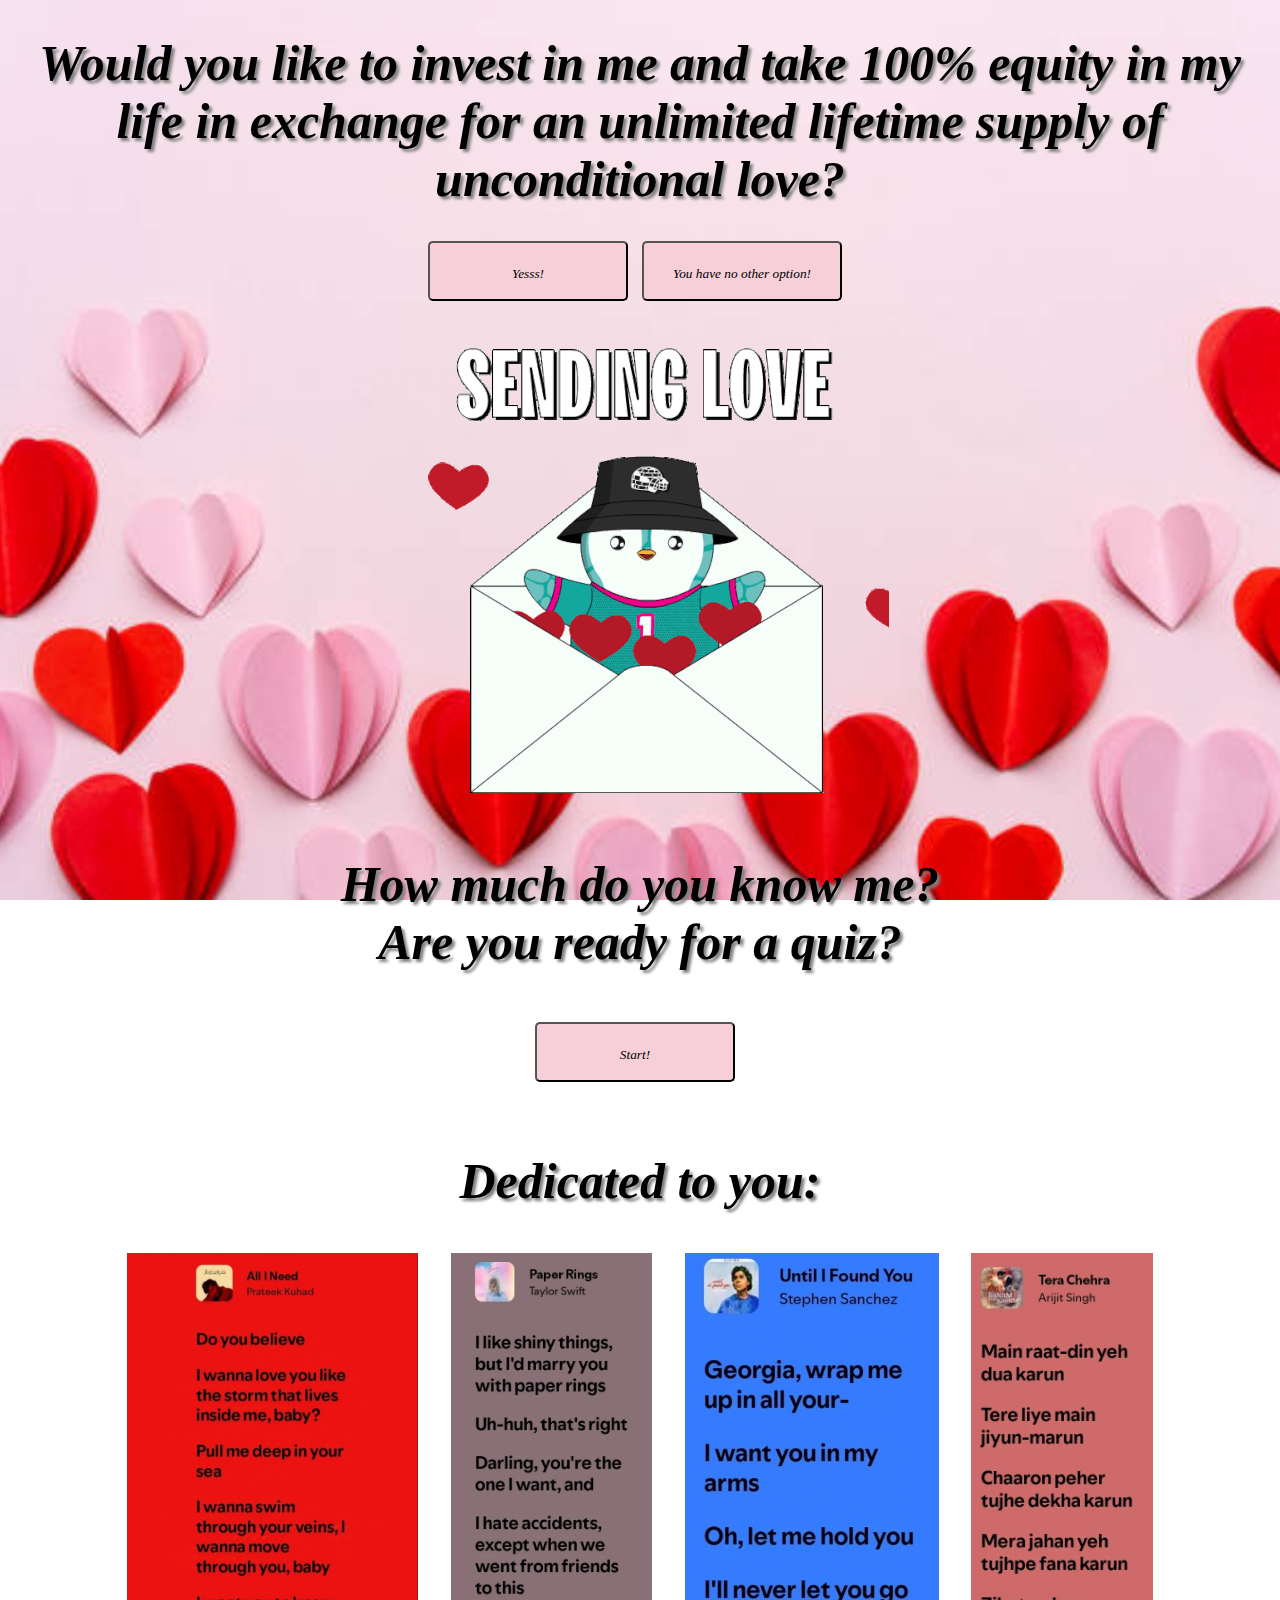
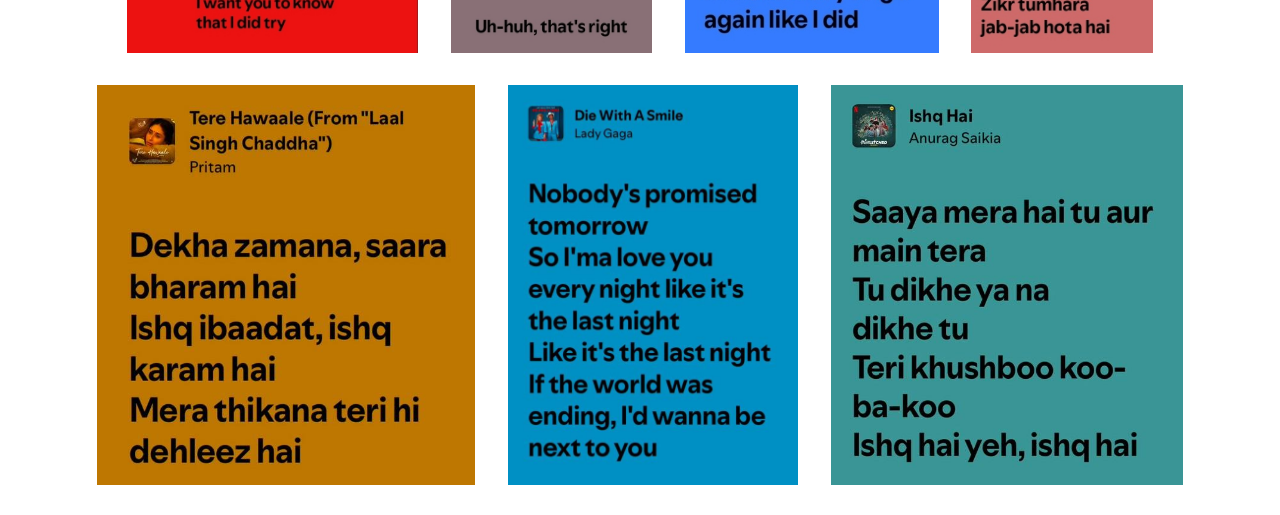
<file: index.html>
<!DOCTYPE html>
<html lang="en">
<head>
   <meta charset="UTF-8">
   <meta name="viewport" content="width=device-width, initial-scale=1.0">
   <title>Will you be my valentine?</title>
    
    <style>
        body {
            background-image: url(bg1.jpg);
            background-repeat: no-repeat;
            background-attachment: fixed;
            background-position: center;
            background-size: cover;
        }

        h1 {
            font-style: italic;
            font-size: 50px;
            text-align: center;
            text-shadow: 3px 3px 3px grey;
        }

        .button {
            background-color: #F7CFD8;
            font-style: italic;
            font-family: Georgia, 'Times New Roman', Times, serif;
            height: 60px;
            width: 200px;
            margin-right: 10px;
            border-radius: 5px;
            animation: yess 1s linear infinite;
            display: inline-block;
            text-align: center;
            line-height: 60px;
        }

        @keyframes yess {
            50% { transform: scale(0.8, 0.8); }
        }

        .button:hover {
            transition: all 0.3s ease-in;
            box-shadow: 5px 5px 5px grey;
        }

        .button a {
            text-decoration: none;
            color: black;
        }

        .button:hover {
            background-color: tomato;
        }

        .quiz h1 {
            text-align: center;
            font-size: 50px;
        }

        .image {
            text-align: center;
            margin-top: 30px;
            font-size: 50px;
        }

        .image img {
            padding: 10px;
            transition: transform 1s ease;
        }

        .image img:hover {
            transform: scale(1.1);
        }

        span {
            position: absolute;
            pointer-events: none;
            filter: drop-shadow(0 0 15px rgba(0, 0, 0, 0.5));
            animation: fade 1s linear infinite;
        }

        @keyframes fade {
            0%, 100% { opacity: 0; }
            20%, 80% { opacity: 1; }
        }

        span::before {
            content: '';
            position: absolute;
            width: 100%;
            height: 100%;
            background: url(heart.png);
            background-size: cover;
            animation: moveShape 1s linear infinite;
        }

        @keyframes moveShape {
            0% { transform: translate(0) rotate(0deg); }
            100% { transform: translate(300px) rotate(360deg); }
        }
    </style>
</head>
<body>
   <center>
      <h1>Would you like to invest in me and take 100% equity in my life in exchange for an unlimited lifetime supply of unconditional love?</h1>
      <button class="button"><a href="new.html">Yesss!</a></button>
      <button class="button"><a href="new.html">You have no other option!</a></button>
      <br><br>
      <a href="love letter 2.html"><img src="love-letter-letter.gif" alt="Love Letter"></a>

      <div class="quiz">
         <h1>How much do you know me? <br>Are you ready for a quiz?</h1><br>
         <button class="button"><a href="quiz1.html">Start!</a></button>
      </div>

      <br><br>
      <div class="image">
         <h1>Dedicated to you:</h1>
         <img src="IMG_20250209_160330.jpg" alt="Image 1" height="400px">
         <img src="IMG_20250209_160259.jpg" alt="Image 2" height="400px">
         <img src="IMG_20250209_160236.jpg" alt="Image 3" height="400px">
         <img src="IMG_20250209_160207.jpg" alt="Image 4" height="400px">
         <br>
         <img src="IMG_20250209_154610_986.jpg" alt="Image 5" height="400px">
         <img src="IMG_20250209_154600_307.jpg" alt="Image 6" height="400px">
         <img src="IMG_20250209_154554_320.jpg" alt="Image 7" height="400px">
      </div>
   </center>

   <script>
      document.addEventListener('mousemove', function(e) {
         let body = document.querySelector('body');
         let heart = document.createElement('span');
         let x = e.offsetX;
         let y = e.offsetY;
         heart.style.left = x + 'px';
         heart.style.top = y + 'px';

         let size = Math.random() * 80;
         heart.style.width = 20 + size + 'px';
         heart.style.height = 20 + size + 'px';

         let transformValue = Math.random() * 360;
         heart.style.transform = 'rotate(' + transformValue + 'deg)';

         body.appendChild(heart);
         setTimeout(function() {
            heart.remove();
         }, 1000);
      });
   </script>
</body>
</html>
</file>
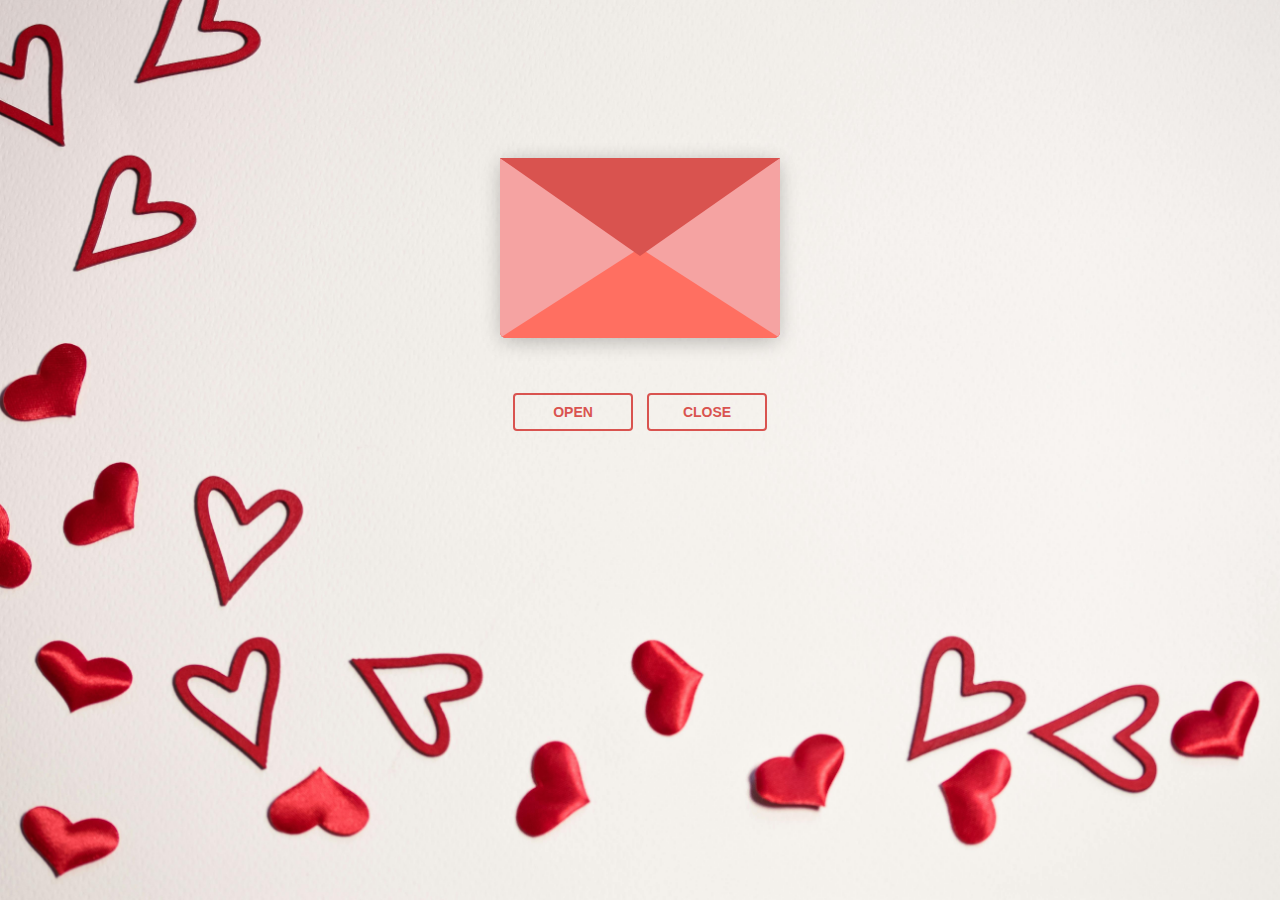
<file: love letter 2.html>
<!DOCTYPE html>
<html lang="en">
  <head>
    <meta charset="UTF-8" />
    <title>Love letter for crush</title>
    <link rel="preconnect" href="https://fonts.googleapis.com" />
    <link rel="preconnect" href="https://fonts.gstatic.com" crossorigin />
    <link
      href="https://fonts.googleapis.com/css2?family=Dancing+Script:wght@400..700&display=swap"
      rel="stylesheet" />
    <link rel="stylesheet" href="love letter 2.css" />
  </head>
  <body>
   
    <div class="envlope-wrapper">
      <div id="envelope" class="close">
        <div class="front flap"></div>
        <div class="front pocket"></div>
        <div class="letter">
          <div class="words line1">Dear Love</div>
          <div class="words line2">You are so beautiful </div>
          <div class="words line3"> that every time i see you </div>
          <div class="words line4">my world stops.</div>
         
        </div>
        <div class="hearts">
          <div class="heart a1"></div>
          <div class="heart a2"></div>
          <div class="heart a3"></div>
        </div>
      </div>
    </div>
    <div class="reset">
      <button id="open">Open</button>
      <button id="reset">Close</button>
    </div>

    <script src="https://cdnjs.cloudflare.com/ajax/libs/jquery/3.5.1/jquery.min.js"></script>
    <script src="love letter 2.js"></script>
  </body>
</html>
</file>
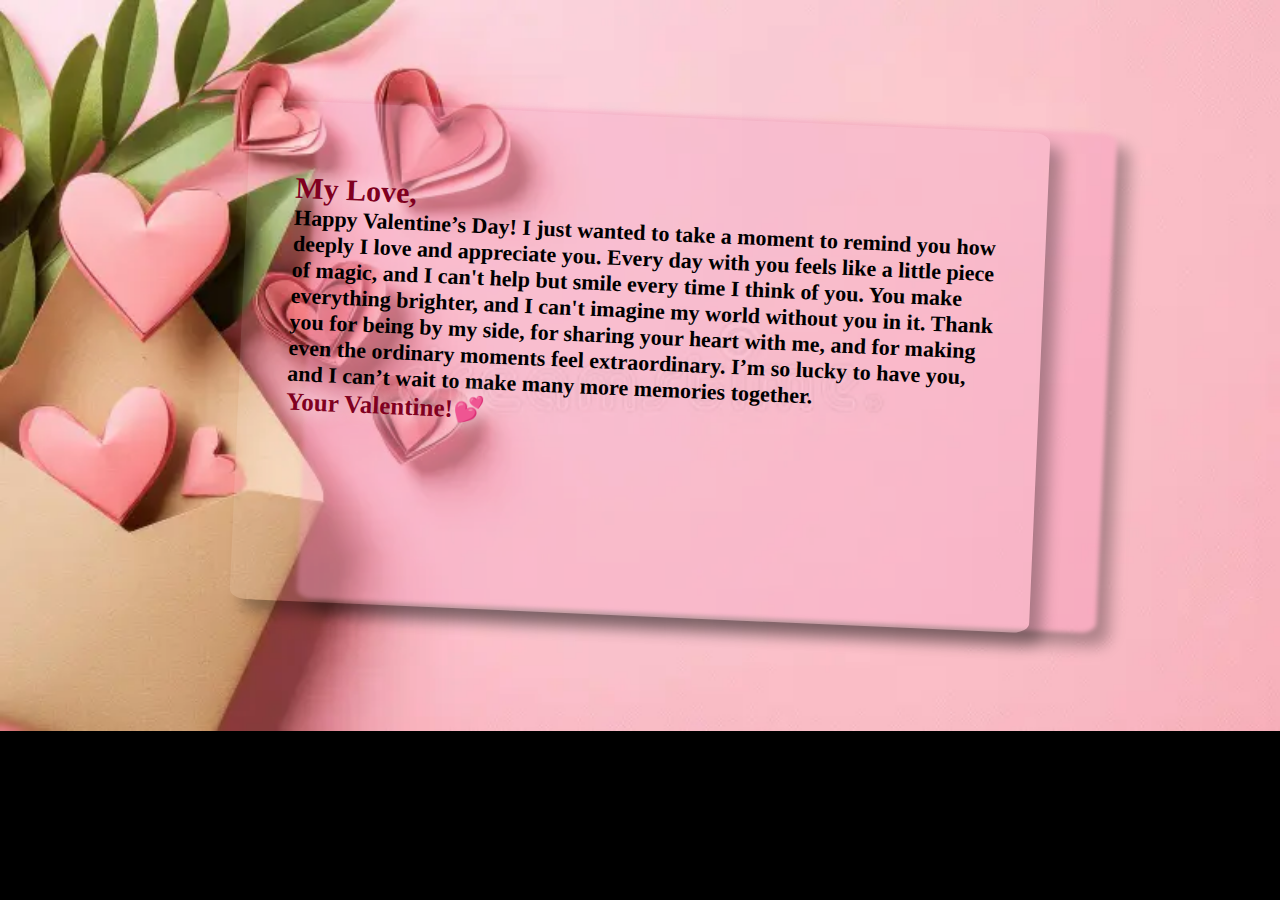
<file: new.html>
<!DOCTYPE html>
<html lang="en">
  <head>
    <meta charset="UTF-8" />
    <meta name="viewport" content="width=device-width, initial-scale=1.0" />
    <link rel="stylesheet" href="new.css" />
  </head>
  <body>
   <br><br><br> <br><br><br>
      <div class="postcard1"></div>
      <div class="postcard">
        <div class="letter"></div>
        <p>
          <span>My Love,</span>
          <br /><b>
          Happy Valentine’s Day! I just wanted to take a moment to remind you how deeply I love and appreciate you. Every day with you feels like a little piece of magic, and I can't help but smile every time I think of you. You make everything brighter, and I can't imagine my world without you in it.
          Thank you for being by my side, for sharing your heart with me, and for making even the ordinary moments feel extraordinary. I’m so lucky to have you, and I can’t wait to make many more memories together.
          <br /></b>
          <span class="ullu">
            Your Valentine!💕</span>
        </p>
        <div class="address">
         
        </div>
      </div>
    </div>
    </body>
</html>
</file>
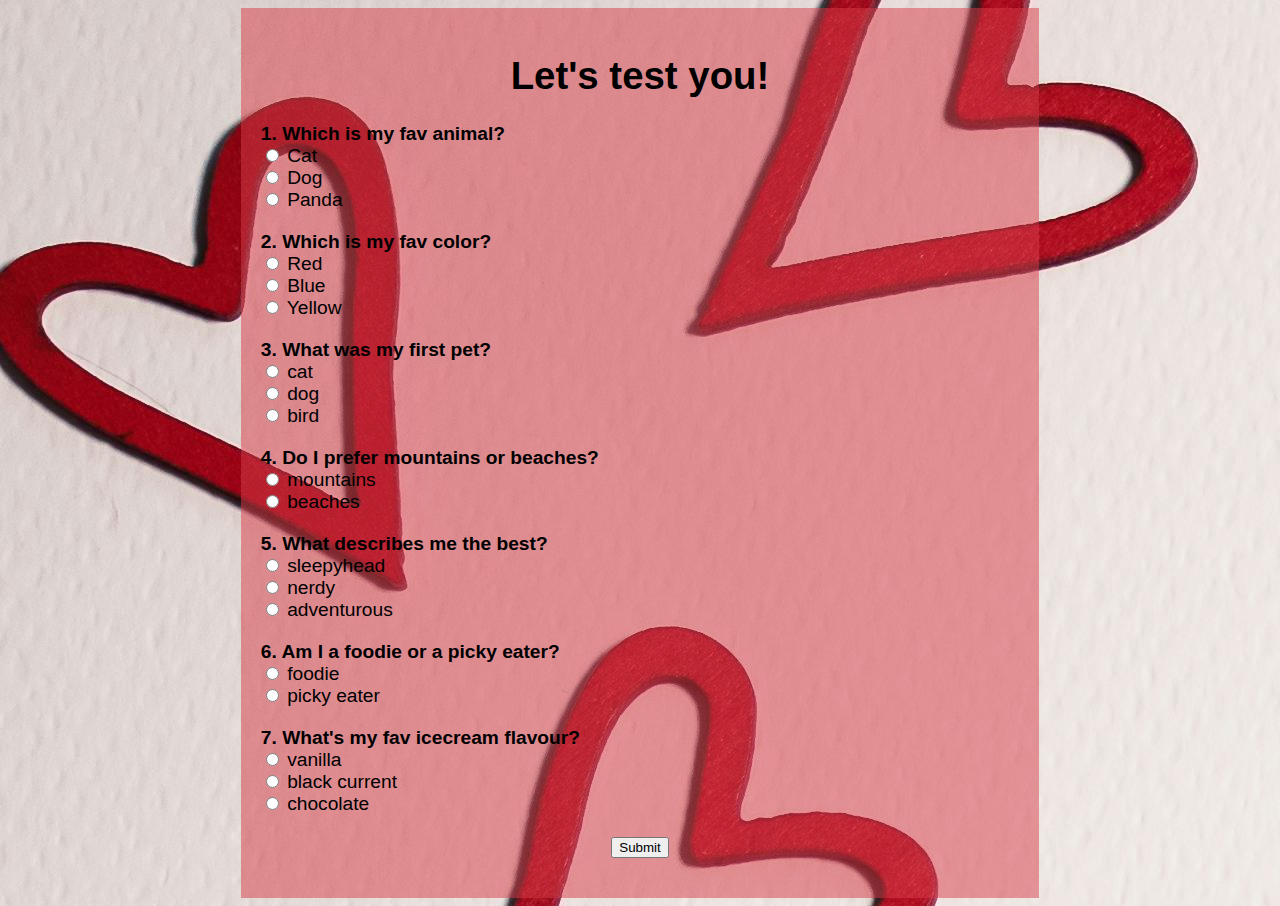
<file: quiz.html>
<!DOCTYPE html>
<head>
   <title>Valentine's Quiz</title>
   <style>
      body { font-family: Arial, sans-serif; 
         background-image:url(heartttt.jpg);
          }
      
      .quiz-container { width: 60%; margin: 0 auto; padding: 20px; background-color: rgba(215, 59, 71, 0.5); font-size: larger;}
   
      h1 { text-align: center; }
      .questions { margin-bottom: 20px; }
      .submit { text-align: center;}
      
   </style>
</head>
<body>
   <div class="quiz-container">
      <h1>Let's test you!</h1>
      <form id="quizForm">
         <div class="questions">
            <label for="q1"><b>1. Which is my fav animal?</b></label><br>
            <input type="radio" name="q1" value="Cat"> Cat<br>
            <input type="radio" name="q1" value="Dog"> Dog<br>
            <input type="radio" name="q1" value="Panda"> Panda<br>
         </div>
         <div class="questions">
            <label for="q2"><b>2. Which is my fav color?</b></label><br>
            <input type="radio" name="q2" value="Red"> Red<br>
            <input type="radio" name="q2" value="Blue"> Blue<br>
            <input type="radio" name="q2" value="Yellow"> Yellow<br>
         </div>
         <div class="questions">
            <label for="q3"><b>3. What was my first pet?</b></label><br>
            <input type="radio" name="q3" value="cat"> cat<br>
            <input type="radio" name="q3" value="dog"> dog<br>
            <input type="radio" name="q3" value="bird"> bird<br>
         </div>
         <div class="questions">
            <label for="q4"><b>4. Do I prefer mountains or beaches?</b></label><br>
            <input type="radio" name="q4" value="mountains"> mountains<br>
            <input type="radio" name="q4" value="beaches"> beaches<br>
         </div>
         <div class="questions">
            <label for="q5"><b>5. What describes me the best?</b></label><br>
            <input type="radio" name="q5" value="sleepyhead"> sleepyhead<br>
            <input type="radio" name="q5" value="nerdy"> nerdy<br>
            <input type="radio" name="q5" value="adventurous"> adventurous<br>
         </div>
         <div class="questions">
            <label for="q6"><b>6. Am I a foodie or a picky eater?</b></label><br>
            <input type="radio" name="q6" value="foodie"> foodie<br>
            <input type="radio" name="q6" value="picky eater"> picky eater<br>
         </div>
         <div class="questions">
            <label for="q7"><b>7. What's my fav icecream flavour?</b></label><br>
            <input type="radio" name="q7" value="vanilla"> vanilla<br>
            <input type="radio" name="q7" value="black current"> black current<br>
            <input type="radio" name="q7" value="chocolate"> chocolate<br>
         </div>
         <div class="submit">
            <button type="button" onclick="checkAnswers()">Submit</button>
         </div>
      </form>
      <div id="result"></div>
      <p id="demo"></p>
      </div>
   
   

   <script>
      function checkAnswers() {
         let score = 0;
         const q1 = document.querySelector('input[name="q1"]:checked');
         const q2 = document.querySelector('input[name="q2"]:checked');
         const q3 = document.querySelector('input[name="q3"]:checked');
         const q4 = document.querySelector('input[name="q4"]:checked');
         const q5 = document.querySelector('input[name="q5"]:checked');
         const q6 = document.querySelector('input[name="q6"]:checked');
         const q7 = document.querySelector('input[name="q7"]:checked');
         if (q1 && q1.value === 'Panda') score++;
         if (q2 && q2.value === 'Blue') score++;
         if (q3 && q3.value === 'cat') score++;
         if (q4 && q4.value === 'beaches') score++;
         if (q5 && q5.value === 'sleepyhead') score++;
         if (q6 && q6.value === 'picky eater') score++;
         if (q7 && q7.value === 'chocolate') score++;

         let date;
  if (score >= 3) {
    date = "Congratulations! You get to go on a date with me!!!";
  } else {
    date = "You need to know me more!";
  }
document.getElementById("demo").innerHTML = date;
         const result = document.getElementById('result');
         result.innerHTML = `You got ${score} out of 7 correct!`;
      }
   </script>
</body>
</html>
</file>
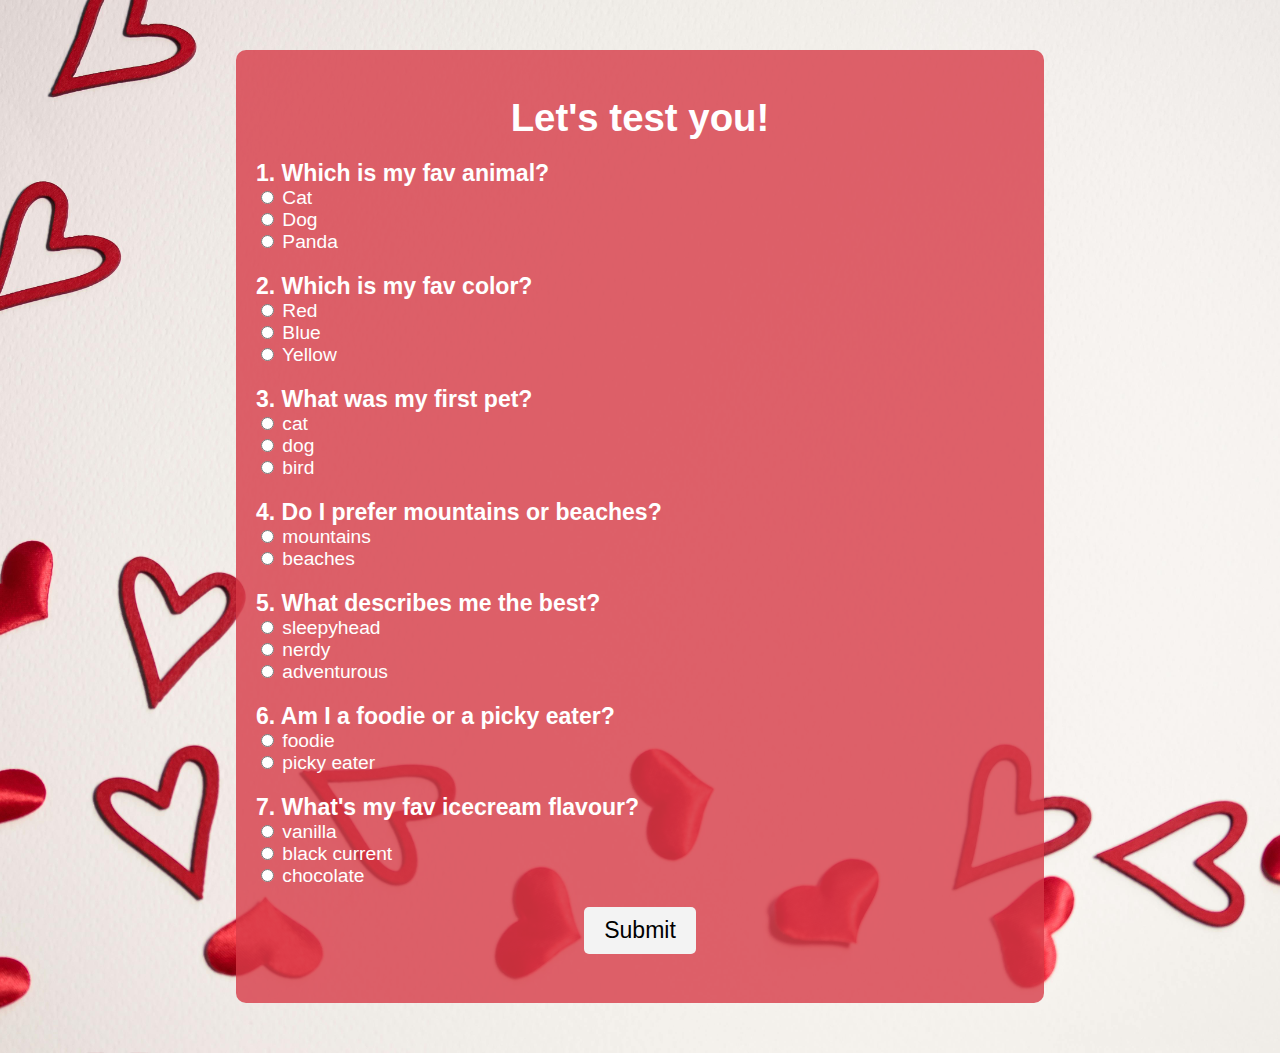
<file: quiz1.html>
<!DOCTYPE html>
<head>
   <title>Valentine's Quiz</title>
   <style>
      body { 
         font-family: Arial, sans-serif; 
         background-image: url(heartttt.jpg);
         background-size: cover;
         background-position: center;
         margin: 0;
         padding: 0;
         color: white;
      }
      
      .quiz-container { 
         width: 60%; 
         margin: 50px auto; 
         padding: 20px; 
         background-color: rgba(215, 59, 71, 0.8); 
         font-size: larger;
         border-radius: 10px;
      }
   
      h1 { 
         text-align: center; 
         font-size: 2em;
         margin-bottom: 20px;
      }
      
      .questions { 
         margin-bottom: 20px; 
      }
      
      .questions label { 
         font-size: 1.2em;
      }
      
      .submit { 
         text-align: center; 
      }

      .submit button { 
         padding: 10px 20px; 
         background-color: #f3f3f3; 
         border: none; 
         border-radius: 5px; 
         font-size: 1.2em;
         cursor: pointer;
         transition: background-color 0.3s ease;
      }

      .submit button:hover { 
         background-color: #ff3385; 
      }

      #result { 
         text-align: center; 
         margin-top: 20px; 
         font-size: 1.2em;
         
      }

      #demo {
         text-align: center;
         font-size: 1.5em;
         margin-top: 10px;
         font-weight: bold;
      }
   </style>
</head>
<body>
   <div class="quiz-container">
      <h1>Let's test you!</h1>
      <form id="quizForm">
         <div class="questions">
            <label for="q1"><b>1. Which is my fav animal?</b></label><br>
            <input type="radio" name="q1" value="Cat"> Cat<br>
            <input type="radio" name="q1" value="Dog"> Dog<br>
            <input type="radio" name="q1" value="Panda"> Panda<br>
         </div>
         <div class="questions">
            <label for="q2"><b>2. Which is my fav color?</b></label><br>
            <input type="radio" name="q2" value="Red"> Red<br>
            <input type="radio" name="q2" value="Blue"> Blue<br>
            <input type="radio" name="q2" value="Yellow"> Yellow<br>
         </div>
         <div class="questions">
            <label for="q3"><b>3. What was my first pet?</b></label><br>
            <input type="radio" name="q3" value="cat"> cat<br>
            <input type="radio" name="q3" value="dog"> dog<br>
            <input type="radio" name="q3" value="bird"> bird<br>
         </div>
         <div class="questions">
            <label for="q4"><b>4. Do I prefer mountains or beaches?</b></label><br>
            <input type="radio" name="q4" value="mountains"> mountains<br>
            <input type="radio" name="q4" value="beaches"> beaches<br>
         </div>
         <div class="questions">
            <label for="q5"><b>5. What describes me the best?</b></label><br>
            <input type="radio" name="q5" value="sleepyhead"> sleepyhead<br>
            <input type="radio" name="q5" value="nerdy"> nerdy<br>
            <input type="radio" name="q5" value="adventurous"> adventurous<br>
         </div>
         <div class="questions">
            <label for="q6"><b>6. Am I a foodie or a picky eater?</b></label><br>
            <input type="radio" name="q6" value="foodie"> foodie<br>
            <input type="radio" name="q6" value="picky eater"> picky eater<br>
         </div>
         <div class="questions">
            <label for="q7"><b>7. What's my fav icecream flavour?</b></label><br>
            <input type="radio" name="q7" value="vanilla"> vanilla<br>
            <input type="radio" name="q7" value="black current"> black current<br>
            <input type="radio" name="q7" value="chocolate"> chocolate<br>
         </div>
         <div class="submit">
            <button type="button" onclick="checkAnswers()">Submit</button>
         </div>
      </form>
      <div id="result"></div>
      <p id="demo"></p>
   </div>

   <script>
      function checkAnswers() {
         let score = 0;
         const q1 = document.querySelector('input[name="q1"]:checked');
         const q2 = document.querySelector('input[name="q2"]:checked');
         const q3 = document.querySelector('input[name="q3"]:checked');
         const q4 = document.querySelector('input[name="q4"]:checked');
         const q5 = document.querySelector('input[name="q5"]:checked');
         const q6 = document.querySelector('input[name="q6"]:checked');
         const q7 = document.querySelector('input[name="q7"]:checked');
         if (q1 && q1.value === 'Panda') score++;
         if (q2 && q2.value === 'Blue') score++;
         if (q3 && q3.value === 'cat') score++;
         if (q4 && q4.value === 'beaches') score++;
         if (q5 && q5.value === 'sleepyhead') score++;
         if (q6 && q6.value === 'picky eater') score++;
         if (q7 && q7.value === 'chocolate') score++;

         let date;
         if (score >= 3) {
            date = "Congratulations! You get to go on a date with me!!!";
         } else {
            date = "You need to know me more!";
         }
         document.getElementById("demo").innerHTML = date;
         const result = document.getElementById('result');
         result.innerHTML = `You got ${score} out of 7 correct!`;
      }
   </script>
</body>
</html>
</file>
<file: love letter 2.css>
body{
  background-image: url(heartttt.jpg);
  background-repeat: no-repeat;
  background-attachment: fixed;
  background-position: center;
  background-size: cover;
}
#envelope {
  position: relative;
  width: 280px;
  height: 180px;
  border-bottom-left-radius: 6px;
  border-bottom-right-radius: 6px;
  margin-left: auto;
  margin-right: auto;
  top: 150px;
  background-color: #d9534f; /* Warm romantic red */
  box-shadow: 0 4px 20px rgba(0, 0, 0, 0.2);
}

.front {
  position: absolute;
  width: 0;
  height: 0;
  z-index: 3;
}

.flap {
  border-left: 140px solid transparent;
  border-right: 140px solid transparent;
  border-bottom: 82px solid transparent;
  /* a little smaller */
  border-top: 98px solid #d9534f; /* Same romantic red */
  /* a little larger */
  transform-origin: top;
  pointer-events: none;
}

.pocket {
  border-left: 140px solid #f5a3a2; /* Soft pinkish red for the pocket */
  border-right: 140px solid #f5a3a2;
  border-bottom: 90px solid #ff6f61; /* Lighter romantic red */
  border-top: 90px solid transparent;
  border-bottom-left-radius: 6px;
  border-bottom-right-radius: 6px;
}

.letter {
  position: relative;
  background-color: #fff;
  width: 90%;
  margin-left: auto;
  margin-right: auto;
  height: 90%;
  top: 5%;
  border-radius: 6px;
  box-shadow: 0 2px 26px rgba(0, 0, 0, 0.12);
  font-family: "Dancing Script", cursive;
}

.letter:after {
  content: "";
  position: absolute;
  top: 0;
  bottom: 0;
  left: 0;
  right: 0;
}

.words {
  position: absolute;
  left: 10%;
  width: 80%;
  height: 14%;
  background-color: #ffe6e6; /* Light romantic tone */
}

.words.line1 {
  top: 10%;
  font-size: 0.5rem;
  width: 20%;
  height: 7%;
  font-size: 0.7rem;
}

.words.line2 {
  top: 30%;
  text-align: center;
  font-size: 1.1rem;
}

.words.line3 {
  top: 50%;
  font-size: 1.1rem;
  text-align: center;
}

.words.line4 {
  top: 70%;
  font-size: 1.1rem;
  text-align: center;
}


.open .flap {
  transform: rotateX(180deg);
  transition: transform 0.4s ease, z-index 0.6s;
  z-index: 1;
}

.close .flap {
  transform: rotateX(0deg);
  transition: transform 0.4s 0.6s ease, z-index 1s;
  z-index: 5;
}

.close .letter {
  transform: translateY(0px);
  transition: transform 0.4s ease, z-index 1s;
  z-index: 1;
}

.open .letter {
  transform: translateY(-100px);
  transition: transform 0.4s 0.6s ease, z-index 0.6s;
  z-index: 2;
}

.hearts {
  position: absolute;
  top: 90px;
  left: 0;
  right: 0;
  z-index: 2;
}

.heart {
  position: absolute;
  bottom: 0;
  right: 10%;
  pointer-events: none;
}

.heart:before,
.heart:after {
  position: absolute;
  content: "";
  left: 50px;
  top: 0;
  width: 50px;
  height: 80px;
  background: #e60073; /* Deep romantic pink */
  border-radius: 50px 50px 0 0;
  transform: rotate(-45deg);
  transform-origin: 0 100%;
  pointer-events: none;
}

.heart:after {
  left: 0;
  transform: rotate(45deg);
  transform-origin: 100% 100%;
}

.close .heart {
  opacity: 0;
  -webkit-animation: none;
  animation: none;
}

.a1 {
  left: 20%;
  transform: scale(0.6);
  opacity: 1;
  -webkit-animation: slideUp 4s linear 1, sideSway 2s ease-in-out 4 alternate;
  -moz-animation: slideUp 4s linear 1, sideSway 2s ease-in-out 4 alternate;
  -webkit-animation-fill-mode: forwards;
  animation-fill-mode: forwards;
  -webkit-animation-delay: 0.7s;
  animation-delay: 0.7s;
}

.a2 {
  left: 55%;
  transform: scale(1);
  opacity: 1;
  -webkit-animation: slideUp 5s linear 1, sideSway 4s ease-in-out 2 alternate;
  -moz-animation: slideUp 5s linear 1, sideSway 4s ease-in-out 2 alternate;
  -webkit-animation-fill-mode: forwards;
  animation-fill-mode: forwards;
  -webkit-animation-delay: 0.7s;
  animation-delay: 0.7s;
}

.a3 {
  left: 10%;
  transform: scale(0.8);
  opacity: 1;
  -webkit-animation: slideUp 7s linear 1, sideSway 2s ease-in-out 6 alternate;
  -moz-animation: slideUp 7s linear 1, sideSway 2s ease-in-out 6 alternate;
  -webkit-animation-fill-mode: forwards;
  animation-fill-mode: forwards;
  -webkit-animation-delay: 0.7s;
  animation-delay: 0.7s;
}

@-webkit-keyframes slideUp {
  0% {
    top: 0;
  }
  100% {
    top: -600px;
  }
}
@keyframes slideUp {
  0% {
    top: 0;
  }
  100% {
    top: -600px;
  }
}
@-webkit-keyframes sideSway {
  0% {
    margin-left: 0px;
  }
  100% {
    margin-left: 50px;
  }
}
@keyframes sideSway {
  0% {
    margin-left: 0px;
  }
  100% {
    margin-left: 50px;
  }
}
body {
  background-color: #f0e6f6; /* Soft lavender for a romantic, dreamy feel */
}

.envlope-wrapper {
  height: 380px;
}

.reset {
  text-align: center;
}

.reset button {
  font-weight: 800;
  font-style: normal;
  transition: all 0.1s linear;
  -webkit-appearance: none;
  background-color: transparent;
  border: solid 2px #d9534f;
  border-radius: 4px;
  color: #d9534f;
  display: inline-block;
  font-size: 14px;
  text-transform: uppercase;
  margin: 5px;
  padding: 10px;
  line-height: 1em;
  text-decoration: none;
  min-width: 120px;
  cursor: pointer;
}

.reset button:hover {
  background-color: #d9534f;
  color: #fff;
}
</file>
<file: new.css>
@import url("https://fonts.googleapis.com/css2?family=Great+Vibes&display=swap");
* {
  box-sizing: border-box;
}

body {
  font-family: "Varela Round", "Quicksand", sans-serif;
  background: url(hi.webp);
  background-size: cover;
  background-repeat: no-repeat;
  background-color: black;
}

.postcard {
  width: 800px;
  height: 500px;
  background: rgba(255, 255, 255, 0.101);

  margin: 0 auto;
  border-radius: 2%;
  display: flex;
  justify-content: space-between;
  padding: 3em;
  box-shadow: 0.8em 0.8em 15px rgba(0, 0, 0, 0.3);
  -ms-transform: rotate(2.5deg); /* IE 9 */
  -webkit-transform: rotate(2.5deg); /* Chrome, Safari, Opera */
  transform: rotate(2.5deg);
  -moz-transition: all 0.5s ease;
  -webkit-transition: all 0.5s ease;
  -o-transition: all 0.5s ease;
  transition: all 0.5s ease;
}

.postcard1 {
  width: 800px;
  height: 500px;
  background: #f594b862;
  position: absolute;
  left: 24%;
  -webkit-filter: blur(2px);
  z-index: -1;
  margin: 0 auto;
  border-radius: 2%;
  display: flex;
  justify-content: space-between;
  padding: 3em;
  box-shadow: 0.8em 0.8em 15px rgba(0, 0, 0, 0.3);
  -ms-transform: rotate(2.5deg); /* IE 9 */
  -webkit-transform: rotate(2.5deg); /* Chrome, Safari, Opera */
  transform: rotate(2.5deg);
  -moz-transition: all 0.5s ease;
  -webkit-transition: all 0.5s ease;
  -o-transition: all 0.5s ease;
  transition: all 0.5s ease;
}

h1 {
  text-align: center;
  font-size: 4.5em;
  color: #fdfdfd;
  margin-bottom: 5px;
}

/*animation*/
.postcard:hover,
.postcard:active,
.postcard:focus {
  -ms-transform: rotate(0deg); /* IE 9 */
  -webkit-transform: rotate(0deg); /* Chrome, Safari, Opera */
  transform: rotate(0deg);
  -moz-transition: all 0.5s ease;
  -webkit-transition: all 0.5s ease;
  -o-transition: all 0.5s ease;
  transition: all 0.5s ease;
}

.mail_stamp {
  width: 100px;
  float: right;
}

.push {
  margin-bottom: 1em;
  margin-top: 0.5em;
}

p span {
  font-size: 30px;
  font-weight: 600;
  text-shadow: 0 0 20px rgb(255, 255, 255);
  color: #800020;
}
p {
  font-size: 22px;
  font-family: cursive;
  font-weight: 540;
}
.ullu {
  font-size: 25px;

  text-shadow: 0 0 20px rgb(255, 255, 255);
}
</file>
